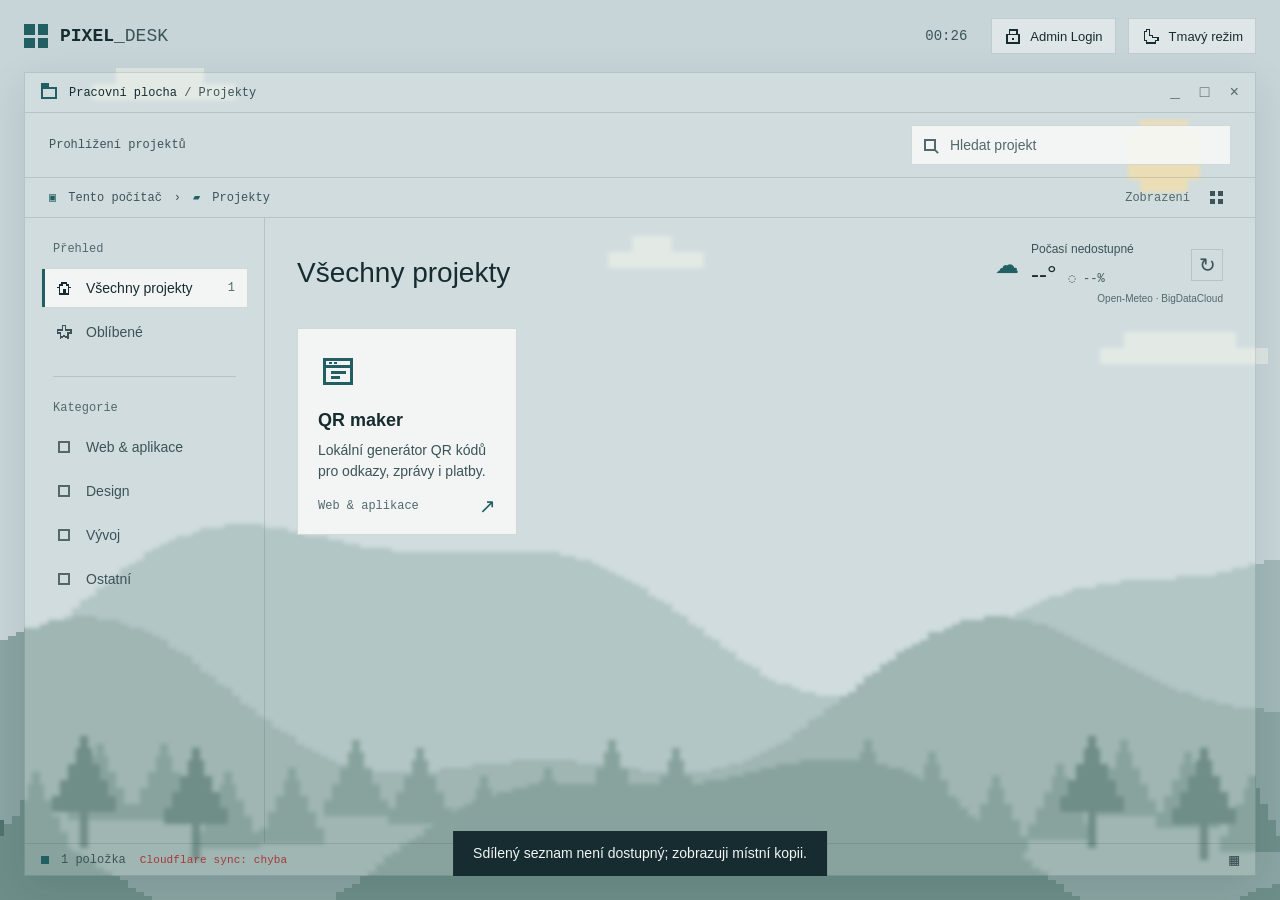
<file: index.html>
<!doctype html>
<html lang="cs">
<head>
  <meta charset="utf-8">
  <meta name="viewport" content="width=device-width, initial-scale=1">
  <meta name="theme-color" content="#e9edf2">
  <!-- After deploying admin-worker.js, set this to its public HTTPS URL. Never put credentials here. -->
  <meta name="pixel-desk-api" content="https://pixel-desk-admin.mrlugr1.workers.dev">
  <script>try{if(localStorage.getItem('pixel-desk-theme-v1')==='dark')document.documentElement.dataset.theme='dark'}catch{}</script>
  <title>Pixel Desk — rozcestník projektů</title>
  <!-- Zvyš verzi ?v= při každém vydání frontendových souborů; běžné obnovení tak stáhne novou kopii. -->
  <link rel="stylesheet" href="landing.css?v=20261108-6">
  <script src="script.js?v=20261108-6" defer></script>
</head>
<body>
  <canvas id="pixel-landscape" aria-hidden="true"></canvas>
  <canvas id="pixel-trail" aria-hidden="true"></canvas>
  <main class="desktop">
    <header class="topbar">
      <a class="brand" href="#home" aria-label="Pixel Desk, domů">
        <span class="brand-mark" aria-hidden="true"><i></i><i></i><i></i><i></i></span>
        <span>PIXEL<span class="brand-light">_DESK</span></span>
      </a>
      <div class="topbar-right"><span id="clock">--:--</span><button class="admin-toggle" id="admin-toggle" type="button" aria-label="Přihlášení správce"><span aria-hidden="true">▣</span> Admin Login</button><button class="theme-toggle" id="theme-toggle" type="button" aria-label="Přepnout na tmavý režim" title="Přepnout režim"><span class="theme-icon" aria-hidden="true">◐</span><span id="theme-label">Tmavý režim</span></button></div>
    </header>

    <section class="window" id="home" aria-label="Správce projektů">
      <div class="window-titlebar">
        <div class="window-title"><span class="tiny-folder" aria-hidden="true"></span><span>Pracovní plocha <span class="title-path">/ Projekty</span></span></div>
        <div class="window-controls" aria-hidden="true"><span>_</span><span>□</span><span class="control-close">×</span></div>
      </div>

      <div class="toolbar">
        <div class="toolbar-actions">
          <button class="add-button admin-only" id="open-add" type="button" hidden><span class="plus-icon" aria-hidden="true">+</span> Nový projekt</button>
          <span class="toolbar-hint" id="access-label">Prohlížení projektů</span>
        </div>
        <label class="search-box"><span class="search-icon" aria-hidden="true"></span><span class="sr-only">Hledat projekty</span><input id="search" type="search" placeholder="Hledat projekt" autocomplete="off"><kbd>⌕</kbd></label>
      </div>

      <div class="pathbar"><span class="path-computer" aria-hidden="true">▣</span><span>Tento počítač</span><span class="path-chevron">›</span><span class="path-folder" aria-hidden="true">▰</span><span id="path-current">Projekty</span><button class="folder-up" id="folder-up" type="button" hidden>↑ O úroveň výš</button><span class="path-spacer"></span><span class="view-label">Zobrazení</span><button class="view-toggle" id="view-toggle" type="button" aria-label="Přepnout zobrazení" title="Přepnout zobrazení"><span></span><span></span><span></span><span></span></button></div>

      <div class="content-area">
        <aside class="sidebar" aria-label="Navigace">
          <div class="side-heading">Přehled</div>
          <button class="nav-item active" data-filter="all" type="button"><span class="nav-pixel" data-pixel-icon="home" aria-hidden="true"></span> Všechny projekty <span class="nav-count" id="all-count">0</span></button>
          <button class="nav-item" data-filter="favorite" type="button"><span class="nav-pixel" data-pixel-icon="star" aria-hidden="true"></span> Oblíbené</button>
          <div class="side-divider"></div>
          <div class="side-heading categories-heading">Kategorie</div>
          <button class="nav-item category-link" data-filter="web" type="button"><span class="category-dot dot-blue"></span> Web &amp; aplikace</button>
          <button class="nav-item category-link" data-filter="design" type="button"><span class="category-dot dot-pink"></span> Design</button>
          <button class="nav-item category-link" data-filter="code" type="button"><span class="category-dot dot-green"></span> Vývoj</button>
          <button class="nav-item category-link" data-filter="other" type="button"><span class="category-dot dot-yellow"></span> Ostatní</button>
          
        </aside>

        <section class="projects-pane" aria-labelledby="pane-heading">
          <div class="pane-heading-row"><div><h1 id="pane-heading">Všechny projekty</h1></div><div class="pane-heading-tools"><section class="weather-widget" aria-label="Aktuální počasí"><div class="weather-symbol" id="weather-symbol" aria-hidden="true">☀</div><div class="weather-main"><div class="weather-place" id="weather-place">Zjišťuji polohu…</div><div class="weather-reading"><strong id="weather-temperature">--°</strong><span class="weather-humidity"><span aria-hidden="true">◌</span> <span id="weather-humidity">--%</span></span></div></div><button class="weather-refresh" id="weather-refresh" type="button" aria-label="Obnovit počasí a polohu" title="Obnovit počasí a polohu">↻</button><span class="weather-source"><a href="https://open-meteo.com/" target="_blank" rel="noreferrer">Open-Meteo</a> · <a href="https://www.bigdatacloud.com/" target="_blank" rel="noreferrer">BigDataCloud</a></span></section></div></div>
          <div class="project-grid" id="project-grid" aria-live="polite"></div>
          <div class="empty-state" id="empty-state" hidden><div class="empty-icon">▧</div><h2 id="empty-title">Žádné projekty</h2><p id="empty-copy">Správce může přidat nový projekt.</p><button class="text-button admin-only" id="empty-add" type="button" hidden>＋ Přidat projekt</button></div>
          <span id="bottom-count" class="sr-only">0 položek</span>
        </section>
      </div>
      <footer class="statusbar"><span class="status-square"></span><span id="status-count">0 položek</span><span class="sync-status" id="sync-status" role="status" aria-live="polite">Cloudflare sync: čeká…</span><span class="status-spacer"></span><span class="status-grid" aria-hidden="true">▦</span></footer>
    </section>
    
  </main>

  <dialog class="project-dialog" id="project-dialog" aria-labelledby="dialog-title">
    <form id="project-form">
      <div class="dialog-titlebar"><span class="dialog-folder" aria-hidden="true">▰</span><span id="dialog-title">Nový projekt</span><button class="dialog-x" id="close-dialog" type="button" aria-label="Zavřít">×</button></div>
      <div class="dialog-body">
        <label class="field-label" for="project-name">Název projektu <span>*</span></label><input class="field-input" id="project-name" name="name" type="text" maxlength="48" placeholder="Např. Můj nový web" required>
        <input id="project-id" name="id" type="hidden"><input id="project-icon-url" name="iconUrl" type="hidden">
        <label class="field-label" for="project-url">Odkaz nebo cesta <span>*</span></label><input class="field-input" id="project-url" name="url" type="text" placeholder="https://... nebo lokální cesta" required>
        <div class="favicon-row"><span class="favicon-preview" id="project-favicon-preview" aria-hidden="true">▧</span><button class="cancel-button favicon-button" id="load-favicon" type="button">Načíst faviconu z webu</button><span class="favicon-status" id="favicon-status" aria-live="polite">Výchozí pixelová ikona</span></div>
        <label class="field-label" for="project-description">Popis <span class="optional">Volitelné</span></label><textarea class="field-input field-textarea" id="project-description" name="description" maxlength="110" rows="2" placeholder="O čem projekt je?"></textarea>
        <label class="field-label" for="project-category">Ikona / kategorie</label><div class="category-select-wrap"><span class="select-emoji" id="select-emoji">▧</span><select class="field-input category-select" id="project-category" name="category"><option value="web">Web &amp; aplikace</option><option value="design">Design</option><option value="code">Vývoj</option><option value="other">Ostatní</option></select><span class="select-chevron">▾</span></div>
        <label class="favorite-check"><input type="checkbox" id="project-favorite" name="favorite"><span class="fake-check">✓</span><span>Přidat mezi oblíbené <span class="check-star">★</span></span></label>
      </div>
      <div class="dialog-footer"><button class="cancel-button" id="cancel-dialog" type="button">Zrušit</button><button class="save-button" type="submit"><span>＋</span> <span id="save-project-label">Uložit projekt</span></button></div>
    </form>
  </dialog>
  <dialog class="project-dialog confirm-dialog" id="admin-confirm-dialog" aria-labelledby="confirm-title">
    <div class="dialog-titlebar"><span class="dialog-folder" aria-hidden="true">▣</span><span id="confirm-title">Potvrdit změnu</span><button class="dialog-x" id="close-confirm" type="button" aria-label="Zavřít">×</button></div>
    <div class="dialog-body"><p class="dialog-intro" id="confirm-message">Opravdu chceš změnu uložit do sdíleného seznamu?</p></div>
    <div class="dialog-footer"><button class="cancel-button" id="cancel-confirm" type="button">Zrušit</button><button class="save-button" id="accept-confirm" type="button">Potvrdit a uložit</button></div>
  </dialog>
  <dialog class="project-dialog admin-dialog" id="admin-dialog" aria-labelledby="admin-title">
    <form id="admin-login-form">
      <div class="dialog-titlebar"><span class="dialog-folder" aria-hidden="true">▣</span><span id="admin-title">Přihlášení správce</span><button class="dialog-x" id="close-admin-dialog" type="button" aria-label="Zavřít">×</button></div>
      <div class="dialog-body"><p class="dialog-intro">Přihlas se pro přidávání a úpravy projektů.</p>
        <label class="field-label" for="admin-password">Heslo správce</label><input class="field-input" id="admin-password" name="password" type="password" autocomplete="current-password" required>
        <p class="admin-login-status" id="admin-login-status" role="alert" aria-live="polite"></p>
      </div>
      <div class="dialog-footer"><button class="cancel-button" id="cancel-admin-login" type="button">Zrušit</button><button class="save-button" type="submit">Přihlásit</button></div>
    </form>
  </dialog>
  <dialog class="terminal-dialog" id="project-source-dialog" aria-labelledby="terminal-title">
    <div class="terminal-titlebar"><span class="terminal-mark" aria-hidden="true">⌘</span><span id="terminal-title">Zdrojový soubor projektu</span><button class="dialog-x" id="close-terminal" type="button" aria-label="Zavřít náhled">×</button></div>
    <div class="terminal-body"><div class="terminal-project-path" id="terminal-project-path">web\Projects</div><p class="terminal-safety">Prohlížeč zdrojového kódu Pythonu · pouze pro čtení.</p><div class="source-actions"><label class="source-file-label">Otevřít .py soubor<input id="project-source-file" type="file" accept=".py,text/x-python"></label></div><pre class="terminal-output source-output" id="project-source" tabindex="0" aria-label="Zdrojový kód projektu" aria-live="polite">Vyber Python projekt nebo otevři .py soubor z disku.</pre><div class="terminal-status" id="project-source-status">Čekám na zdrojový soubor.</div></div>
    <div class="terminal-footer"><button class="cancel-button" id="cancel-terminal" type="button">Zavřít</button></div>
  </dialog>

  <div class="toast" id="toast" role="status" aria-live="polite"></div>

</body>
</html>
</file>
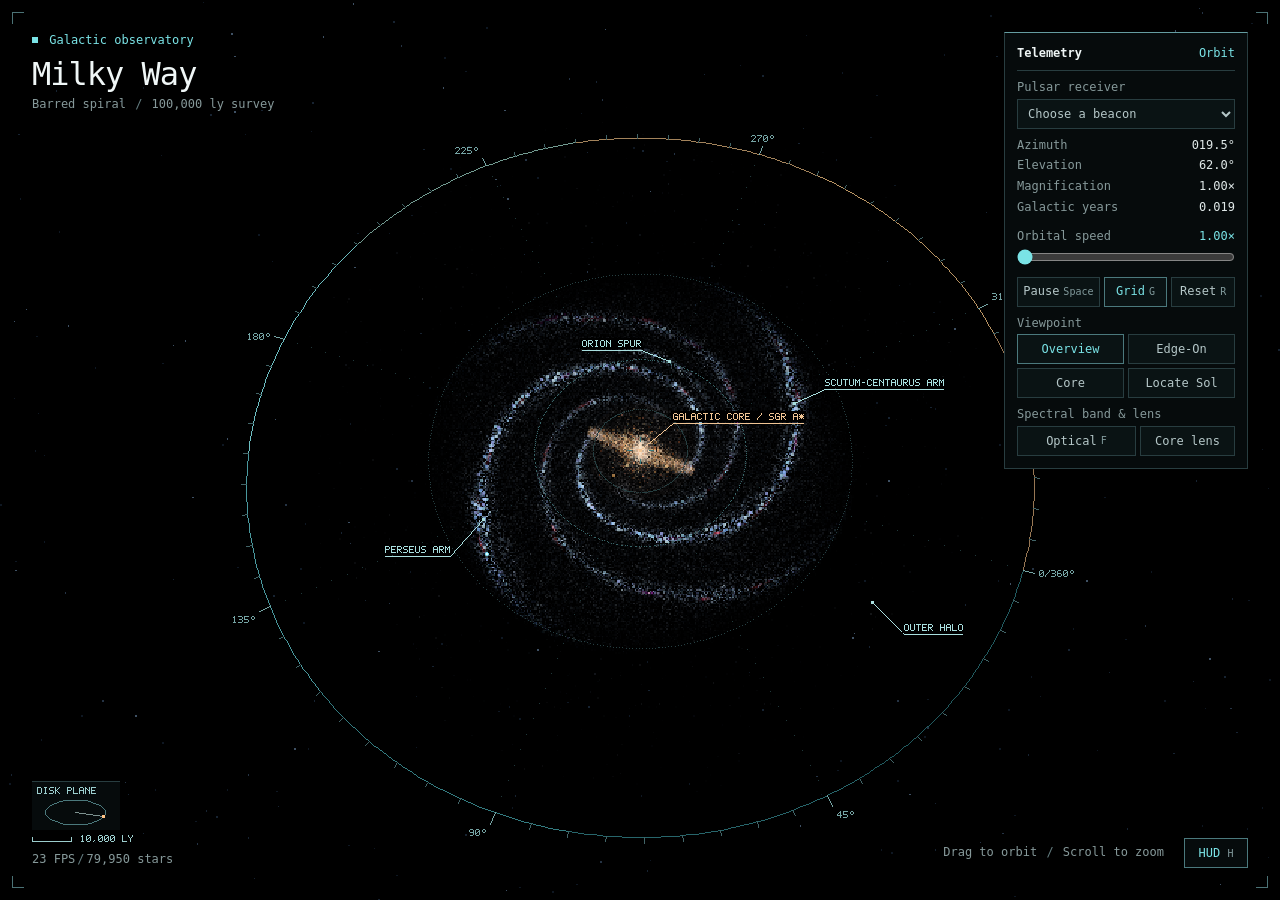
<file: galaxy/index.html>
<!doctype html>
<html lang="en">
<head>
  <meta charset="utf-8">
  <meta name="viewport" content="width=device-width, initial-scale=1">
  <meta name="description" content="An interactive pixel-art observatory for the Milky Way.">
  <title>Milky Way Observatory</title>
  <link rel="icon" href="data:,">
  <link rel="stylesheet" href="./style.css">
  <script src="./js/galaxyEngine.js" defer></script>
  <script src="./js/observatoryEffects.js" defer></script>
  <script src="./js/hudRenderer.js" defer></script>
  <script src="./js/main.js" defer></script>
</head>
<body>
  <main id="observatory" aria-label="Milky Way Observatory">
    <canvas id="galaxy" tabindex="0" aria-label="Milky Way simulation" aria-describedby="camera-help"></canvas>
    <canvas id="astrometry" aria-hidden="true"></canvas>

    <header id="identity">
      <div class="eyebrow"><span class="square"></span> Galactic observatory</div>
      <h1>Milky Way</h1>
      <p>Barred spiral <span class="separator">/</span> 100,000 ly survey</p>
    </header>

    <section id="telemetry" aria-label="Camera and simulation controls">
      <div class="panel-heading">
        <h2>Telemetry</h2>
        <span id="mode">Orbit</span>
      </div>
      <fieldset id="receiver">
        <legend><label for="pulsar">Pulsar receiver</label></legend>
        <select id="pulsar">
          <option value="">Choose a beacon</option>
        </select>
        <div id="signal" hidden>
          <div class="trace-caption" aria-hidden="true"><span>Pulse signal</span><span>2 s</span></div>
          <canvas id="pulse-trace" width="180" height="44" role="img"
            aria-label="Live plot of the simulated pulse signal over two seconds"></canvas>
          <dl class="signal-readout" aria-live="polite">
            <div><dt>Frequency</dt><dd id="signal-hz"></dd></div>
            <div><dt>Period</dt><dd id="signal-period"></dd></div>
          </dl>
        </div>
      </fieldset>
      <dl class="readouts">
        <div><dt>Azimuth</dt><dd id="yaw">000.0°</dd></div>
        <div><dt>Elevation</dt><dd id="pitch">62.0°</dd></div>
        <div><dt>Magnification</dt><dd id="zoom">1.00×</dd></div>
        <div><dt>Galactic years</dt><dd id="epoch">0.000</dd></div>
      </dl>
      <label class="rate-label" for="rate">Orbital speed <output id="rate-value" for="rate">1.00×</output></label>
      <input id="rate" type="range" min="1" max="10" step="0.25" value="1">
      <div class="controls">
        <button id="play" type="button" aria-keyshortcuts="Space"><span id="play-label">Pause</span><kbd>Space</kbd></button>
        <button id="grid" type="button" aria-pressed="true" aria-keyshortcuts="G">Grid <kbd>G</kbd></button>
        <button id="reset" type="button" aria-keyshortcuts="R">Reset <kbd>R</kbd></button>
      </div>
      <fieldset>
        <legend>Viewpoint</legend>
        <div class="controls pairs" id="viewpoints">
          <button type="button" data-view="overview" aria-pressed="true">Overview</button>
          <button type="button" data-view="edge" aria-pressed="false">Edge-On</button>
          <button type="button" data-view="core" aria-pressed="false">Core</button>
          <button id="sol" type="button" data-view="sol" aria-pressed="false"
            title="Track the Solar System in the Orion Spur">Locate Sol</button>
        </div>
      </fieldset>
      <fieldset>
        <legend>Spectral band &amp; lens</legend>
        <div class="controls pairs filters">
          <button id="spectrum" type="button" aria-keyshortcuts="F"
            title="Cycle spectral band"><span id="band" aria-live="polite">Optical</span><kbd>F</kbd></button>
          <button id="lens" type="button" aria-pressed="false" title="Emphasize gravitational lensing">Core lens</button>
        </div>
      </fieldset>
    </section>

    <div id="survey" aria-hidden="true"><span id="fps">-- FPS</span><span class="separator">/</span><span id="star-count"></span></div>
    <p id="camera-help"><span class="pointer-help">Drag to orbit <span class="separator">/</span> Scroll to zoom</span><span class="touch-help">Drag to orbit <span class="separator">/</span> Pinch to zoom</span></p>
    <button id="hud-toggle" type="button" aria-pressed="true" aria-label="Show telemetry HUD" aria-keyshortcuts="H">HUD <kbd>H</kbd></button>
    <p id="status" hidden></p>
    <noscript><p class="status">Enable JavaScript to open the observatory.</p></noscript>
  </main>
</body>
</html>
</file>
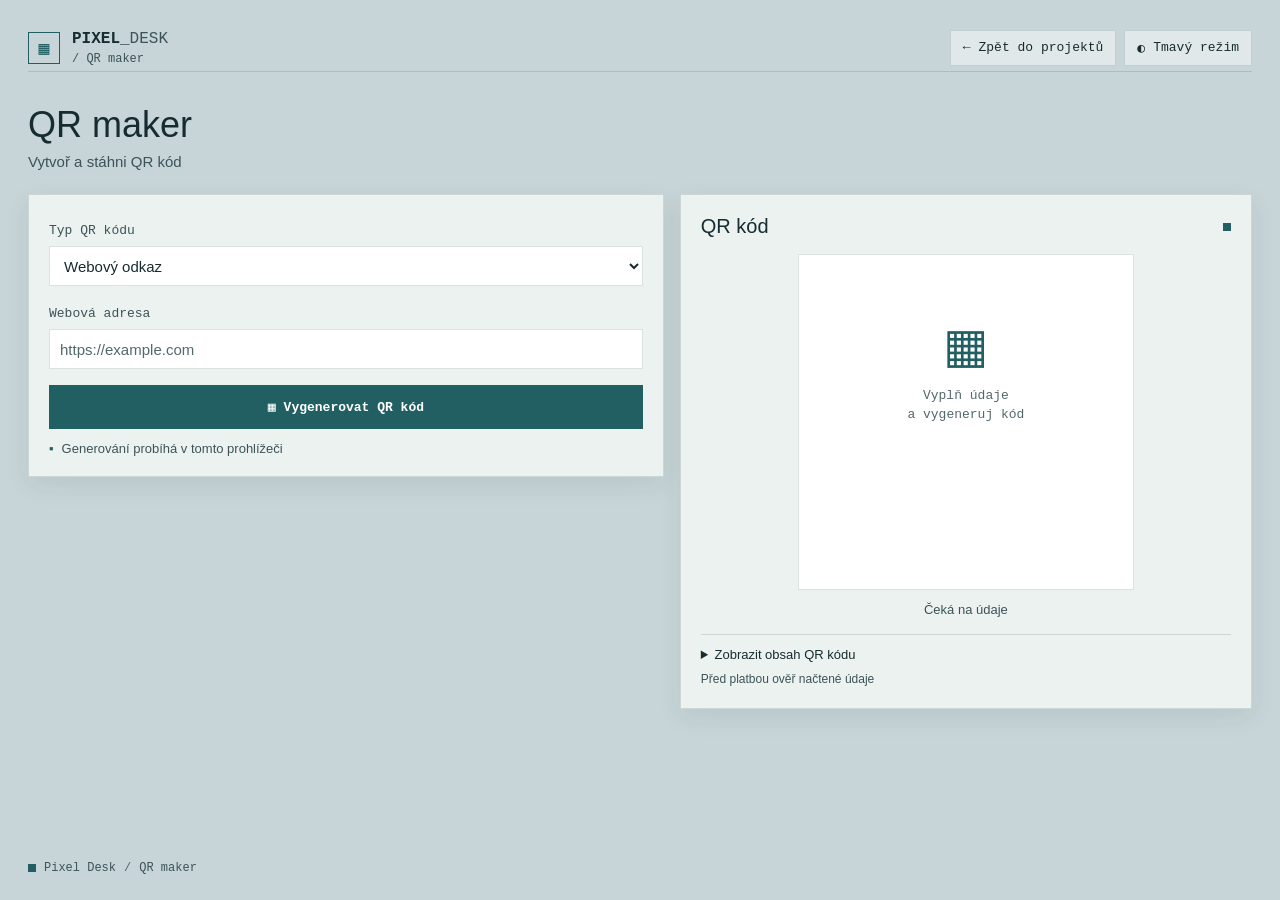
<file: QR_maker/index.html>
<!doctype html>
<html lang="cs">
<head>
  <meta charset="utf-8">
  <meta name="viewport" content="width=device-width, initial-scale=1">
  <meta name="theme-color" content="#e9edf2">
  <script>try{if(localStorage.getItem('pixel-desk-theme-v1')==='dark')document.documentElement.dataset.theme='dark'}catch{}</script>
  <title>QR maker — Pixel Desk</title>
  <!-- Zvyš verzi ?v= při každém vydání frontendových souborů; běžné obnovení tak stáhne novou kopii. -->
  <link rel="stylesheet" href="../landing.css?v=20261108-6">
  <link rel="stylesheet" href="qr-maker.css?v=20261108-1">
  <script src="qrcode.min.js?v=20261014-7" defer></script>
  <script src="qr-maker.js?v=20261108-1" defer></script>
</head>
<body>
  <main class="qr-shell">
    <header class="qr-topbar">
      <a class="qr-brand" href="../index.html"><span class="qr-brand-mark" aria-hidden="true">▦</span><span>PIXEL<span>_DESK</span><small>/ QR maker</small></span></a>
      <div class="qr-top-actions">
      <a class="qr-button qr-back" href="../index.html"><span aria-hidden="true">←</span> Zpět do projektů</a>
        <button class="qr-button" id="theme-toggle" type="button"><span id="theme-icon" aria-hidden="true">◐</span> <span id="theme-label">Tmavý režim</span></button>
      </div>
    </header>

    <section class="qr-heading"><h1>QR maker</h1><p>Vytvoř a stáhni QR kód</p></section>

    <section class="qr-workspace" aria-label="Generátor QR kódů">
      <form class="qr-card qr-form" id="qr-form">
        <label class="qr-label" for="qr-mode">Typ QR kódu</label>
        <select class="qr-input" id="qr-mode" name="mode">
          <option value="url">Webový odkaz</option>
          <option value="email">E-mail</option>
          <option value="sms">SMS zpráva</option>
          <option value="text">Prostý text</option>
          <option value="payment">QR platba</option>
        </select>

        <section class="qr-fields" data-mode-panel="url">
          <label class="qr-label" for="url-value">Webová adresa</label>
          <input class="qr-input" id="url-value" type="text" inputmode="url" placeholder="https://example.com" autocomplete="url" required>
        </section>

        <section class="qr-fields" data-mode-panel="email" hidden>
          <label class="qr-label" for="email-address">E-mailová adresa</label>
          <input class="qr-input" id="email-address" type="email" placeholder="jmeno@example.cz" autocomplete="email" required>
          <label class="qr-label" for="email-subject">Předmět <span>(volitelný)</span></label>
          <input class="qr-input" id="email-subject" type="text" maxlength="120" placeholder="Předmět zprávy">
          <label class="qr-label" for="email-body">Text zprávy <span>(volitelný)</span></label>
          <textarea class="qr-input qr-textarea" id="email-body" maxlength="1000" rows="4" placeholder="Dobrý den,"></textarea>
        </section>

        <section class="qr-fields" data-mode-panel="sms" hidden>
          <label class="qr-label" for="sms-country">Mezinárodní předvolba</label>
          <select class="qr-input" id="sms-country">
            <option value="+420">Česko +420</option><option value="+421">Slovensko +421</option>
            <option value="+49">Německo +49</option><option value="+43">Rakousko +43</option>
            <option value="+1">USA / Kanada +1</option><option value="custom">Jiná předvolba…</option>
          </select>
          <input class="qr-input" id="sms-custom-country" type="text" inputmode="tel" maxlength="5" placeholder="Např. +44" aria-label="Vlastní mezinárodní předvolba" hidden disabled>
          <label class="qr-label" for="sms-phone">Telefonní číslo</label>
          <input class="qr-input" id="sms-phone" type="tel" inputmode="tel" maxlength="20" placeholder="777 123 456" required>
          <label class="qr-label" for="sms-body">Text zprávy</label>
          <textarea class="qr-input qr-textarea" id="sms-body" maxlength="500" rows="3" placeholder="Text předvyplněné SMS"></textarea>
        </section>

        <section class="qr-fields" data-mode-panel="text" hidden>
          <label class="qr-label" for="plain-text">Text nebo data</label>
          <textarea class="qr-input qr-textarea" id="plain-text" maxlength="2500" rows="7" placeholder="Napiš libovolný text…" required></textarea>
        </section>

        <section class="qr-fields" data-mode-panel="payment" hidden>
          <p class="qr-warning" role="note"><span aria-hidden="true">!</span> Generátor plateb je v testovacím režimu. Výsledek před odesláním ověř.</p>
          <p class="qr-help">Účet zadej jako <code>číslo</code> nebo <code>předčíslí-číslo</code>. QR obsahuje standardní český platební formát SPAYD.</p>
          <label class="qr-label" for="pay-account">Číslo účtu</label>
          <input class="qr-input" id="pay-account" type="text" inputmode="numeric" maxlength="17" placeholder="19-2000145399" required>
          <label class="qr-label" for="pay-bank">Banka / kód banky</label>
          <select class="qr-input" id="pay-bank">
            <option value="0100">Komerční banka · 0100</option><option value="0300">ČSOB · 0300</option>
            <option value="0600">MONETA Money Bank · 0600</option><option value="0800" selected>Česká spořitelna · 0800</option>
            <option value="2010">Fio banka · 2010</option><option value="2700">UniCredit Bank · 2700</option>
            <option value="5500">Raiffeisenbank · 5500</option><option value="6210">mBank · 6210</option>
            <option value="other">Jiný kód…</option>
          </select>
          <input class="qr-input" id="pay-bank-custom" type="text" inputmode="numeric" maxlength="4" placeholder="Čtyřmístný kód banky" aria-label="Vlastní kód banky" hidden disabled>
          <label class="qr-label" for="pay-currency">Měna platby</label>
          <select class="qr-input" id="pay-currency" name="currency">
            <option value="CZK" selected>CZK · Česká koruna</option>
            <option value="EUR">EUR · Euro</option>
            <option value="USD">USD · Americký dolar</option>
            <option value="GBP">GBP · Britská libra</option>
            <option value="PLN">PLN · Polský zlotý</option>
          </select>
          <label class="qr-label" for="pay-amount">Částka <span>(volitelná)</span></label>
          <input class="qr-input" id="pay-amount" type="number" min="0.01" max="9999999.99" step="0.01" placeholder="250.00">
          <label class="qr-label" for="pay-message">Zpráva pro příjemce <span>(volitelná, max. 60 znaků)</span></label>
          <input class="qr-input" id="pay-message" type="text" maxlength="60" placeholder="Např. Platba za objednávku">
          <label class="qr-label" for="pay-recipient">Jméno příjemce <span>(volitelné, max. 35 znaků)</span></label>
          <input class="qr-input" id="pay-recipient" type="text" maxlength="35" placeholder="Např. Jan Novák">
          <label class="qr-label" for="pay-vs">Variabilní symbol <span>(volitelný)</span></label>
          <input class="qr-input" id="pay-vs" type="text" inputmode="numeric" pattern="[0-9]{1,10}" maxlength="10" placeholder="1234567890" autocomplete="off">
        </section>

        <button class="qr-button qr-generate" type="submit"><span aria-hidden="true">▦</span> Vygenerovat QR kód</button>
        <p class="qr-privacy"><span aria-hidden="true">▪</span> Generování probíhá v tomto prohlížeči</p>
      </form>

      <section class="qr-card qr-result" aria-labelledby="result-heading">
        <div class="qr-result-head"><h2 id="result-heading">QR kód</h2><span class="qr-live-dot" aria-hidden="true"></span></div>
        <div class="qr-preview" id="qr-preview"><div class="qr-placeholder" id="qr-placeholder"><span aria-hidden="true">▦</span><p>Vyplň údaje<br>a vygeneruj kód</p></div><div id="qr-canvas" aria-label="Vygenerovaný QR kód"></div></div>
        <p class="qr-status" id="qr-status" role="status" aria-live="polite">Čeká na údaje</p>
        <a class="qr-button qr-download" id="qr-download" href="#" download="qr-kod.png" hidden>↓ Stáhnout PNG</a>
        <details class="qr-data"><summary>Zobrazit obsah QR kódu</summary><pre id="qr-payload">Zatím žádný kód.</pre></details>
        <p class="qr-footnote">Před platbou ověř načtené údaje</p>
      </section>
    </section>
    <footer class="qr-footer"><span class="qr-footer-square"></span> Pixel Desk <span>/</span> QR maker</footer>
  </main>
</body>
</html>
</file>
<file: landing.css>
/* Pixel Desk: a quiet explorer over a layered pixel landscape.
   Design pass guided by unslop, Damir Sokolovsky (https://heydamir.design/unslop), CC BY 4.0.
   Parallax, square corners and 20% glass fill are intentional project requirements. */
:root {
  color-scheme: light;
  font-family: 'Trebuchet MS', Arial, sans-serif;
  font-synthesis: none;
  --mono: 'Lucida Console', 'Courier New', monospace;
  --ink: #172c30;
  --secondary: #3c5357;
  --muted: #53686c;
  --line: #18373c26;
  --accent: #225f63;
  --on-accent: #fff;
  --surface: #f1f5f3;
  --raised: #fff;
  --glass-rgb: 245 248 246;
  --card: rgb(245 248 246 / .9);
  --hover: #e1eae6;
  --danger: #a73939;
  --ease: cubic-bezier(.22,1,.36,1);
  color: var(--ink);
  background: #c7d5d8;
}
:root[data-theme='dark'] {
  color-scheme: dark;
  --ink: #edf3ee;
  --secondary: #c6d5cf;
  --muted: #b2c4bd;
  --line: #e6f4ec26;
  --accent: #b7d8c9;
  --on-accent: #142c28;
  --surface: #1a2b2f;
  --raised: #26393d;
  --glass-rgb: 18 30 34;
  --card: rgb(23 39 43 / .93);
  --hover: #30464a;
  --danger: #f1a9a9;
  background: #101e26;
}
* { box-sizing: border-box; }
body { margin: 0; min-width: 320px; color: var(--ink); }
button, input, textarea, select { font: inherit; }
button, a, input, textarea, select { -webkit-tap-highlight-color: transparent; }
button { color: inherit; cursor: pointer; }
button:disabled { cursor: wait; opacity: .55; }
button, input, textarea, select, dialog { border-radius: 0; }
button { transition: background-color 160ms var(--ease), border-color 160ms var(--ease), color 160ms var(--ease); }
button:focus-visible, a:focus-visible, .project-card:focus-visible, .source-file-label:focus-within { outline: 2px solid var(--accent); outline-offset: 4px; }
[hidden], .admin-only[hidden] { display: none !important; }
#pixel-landscape, #pixel-trail { position: fixed; inset: 0; width: 100%; height: 100%; pointer-events: none; image-rendering: pixelated; }
#pixel-landscape { z-index: 0; }
#pixel-trail { z-index: 10; }
.desktop { position: relative; z-index: 1; width: 100%; height: 100vh; height: 100dvh; display: flex; flex-direction: column; gap: 16px; padding: 16px 24px 24px; }
.topbar { flex: 0 0 40px; display: flex; align-items: center; justify-content: space-between; gap: 16px; }
.brand { display: flex; align-items: center; gap: 12px; font: 600 18px var(--mono); color: var(--ink); text-decoration: none; }
.brand-light { font-weight: 400; color: var(--secondary); }
.brand-mark { width: 24px; height: 24px; display: grid; grid-template-columns: repeat(2,1fr); gap: 3px; }
.brand-mark i { background: var(--accent); }
.topbar-right { display: flex; align-items: center; gap: 12px; }
#clock { font: 14px var(--mono); font-variant-numeric: tabular-nums; color: var(--secondary); margin-right: 12px; }
.admin-toggle, .theme-toggle { min-height: 36px; display: inline-flex; align-items: center; gap: 8px; padding: 0 12px; font-size: 13px; border: 1px solid var(--line); background: rgb(var(--glass-rgb) / .5); }
.admin-toggle:hover, .theme-toggle:hover { background: var(--hover); }
.theme-icon, .nav-pixel { display: inline-flex; align-items: center; justify-content: center; width: 20px; flex: 0 0 20px; }
.pixel-icon { display: block; width: 24px; height: 24px; color: inherit; shape-rendering: crispEdges; }
.nav-pixel .pixel-icon, .theme-icon .pixel-icon, .admin-toggle .pixel-icon { width: 18px; height: 18px; }
/* Exactly 20% background opacity. Text/children retain opacity:1. */
.window { flex: 1; min-height: 0; display: flex; flex-direction: column; background: rgb(var(--glass-rgb) / .20); border: 1px solid var(--line); box-shadow: 0 12px 40px #081d221a; backdrop-filter: blur(2px); -webkit-backdrop-filter: blur(2px); overflow: hidden; }
.window-titlebar { flex: 0 0 40px; padding: 0 16px; display: flex; align-items: center; justify-content: space-between; border-bottom: 1px solid var(--line); font: 12px var(--mono); }
.window-title { display: flex; align-items: center; gap: 12px; }
.title-path { color: var(--secondary); }
.tiny-folder { position: relative; width: 16px; height: 12px; display: inline-block; border: 2px solid var(--accent); }
.tiny-folder::before { content: ''; position: absolute; left: -2px; top: -6px; width: 8px; height: 4px; background: var(--accent); }
.window-controls { display: flex; gap: 20px; color: var(--muted); font: 16px var(--mono); }
.toolbar { flex: 0 0 64px; display: flex; align-items: center; justify-content: space-between; gap: 16px; padding: 12px 24px; border-bottom: 1px solid var(--line); }
.toolbar-actions { display: flex; align-items: center; gap: 16px; }
.toolbar-hint { font: 12px var(--mono); color: var(--secondary); }
.add-button, .save-button { display: inline-flex; align-items: center; justify-content: center; gap: 8px; min-height: 40px; padding: 8px 16px; background: var(--accent); color: var(--on-accent); border: 1px solid var(--accent); font-size: 14px; font-weight: 600; }
.add-button:hover, .save-button:hover { filter: brightness(.92); }
.plus-icon { font: 20px var(--mono); }
.search-box { width: min(320px,50%); height: 40px; display: flex; align-items: center; gap: 12px; padding: 0 12px; background: var(--card); border: 1px solid var(--line); }
.search-box:focus-within { outline: 2px solid var(--accent); outline-offset: 2px; }
.search-icon { width: 12px; height: 12px; border: 2px solid var(--muted); position: relative; flex: 0 0 12px; }
.search-icon::after { content: ''; width: 6px; height: 2px; background: var(--muted); position: absolute; right: -5px; bottom: -3px; transform: rotate(45deg); }
.search-box input { min-width: 0; width: 100%; border: 0; outline: 0; background: transparent; color: var(--ink); font-size: 14px; }
.search-box input::placeholder { color: var(--muted); }
.search-box kbd { display: none; }
.pathbar { flex: 0 0 40px; display: flex; align-items: center; gap: 12px; padding: 0 24px; border-bottom: 1px solid var(--line); color: var(--secondary); font: 12px var(--mono); }
.path-folder, .path-computer { color: var(--accent); }
.path-spacer { flex: 1; }
.view-label { color: var(--muted); }
.view-toggle { display: grid; grid-template-columns: repeat(2,5px); gap: 3px; padding: 8px; border: 0; background: transparent; }
.view-toggle span { width: 5px; height: 5px; background: var(--secondary); }
.folder-up { min-height: 32px; border: 0; background: transparent; color: var(--accent); font-size: 12px; }
.content-area { flex: 1; min-height: 0; display: grid; grid-template-columns: 240px minmax(0,1fr); }
.sidebar { min-height: 0; overflow-y: auto; padding: 24px 16px; border-right: 1px solid var(--line); }
.side-heading { font: 12px var(--mono); color: var(--muted); margin: 0 12px 12px; }
.nav-item { display: flex; width: 100%; min-height: 40px; align-items: center; gap: 12px; margin-bottom: 4px; padding: 8px 12px; border: 1px solid transparent; background: transparent; text-align: left; font-size: 14px; color: var(--secondary); }
.nav-item:hover { background: rgb(var(--glass-rgb) / .3); }
.nav-item.active { background: var(--card); border-color: var(--line); color: var(--ink); box-shadow: inset 3px 0 var(--accent); }
.nav-count { margin-left: auto; color: var(--muted); font: 12px var(--mono); font-variant-numeric: tabular-nums; }
.side-divider { height: 1px; background: var(--line); margin: 24px 12px; }
.category-dot { width: 12px; height: 12px; border: 2px solid currentColor; margin: 0 4px; color: var(--muted); }
.projects-pane { padding: 24px 32px 32px; min-width: 0; min-height: 0; overflow-y: auto; }
.pane-heading-row { display: flex; align-items: center; justify-content: space-between; gap: 24px; margin-bottom: 24px; }
.pane-heading-row h1 { margin: 0; font-size: 28px; line-height: 1.2; font-weight: 500; }
.pane-heading-tools { display: flex; align-items: center; }
.project-grid { display: grid; grid-template-columns: repeat(auto-fill,minmax(208px,1fr)); gap: 16px; }
.project-card { position: relative; min-width: 0; min-height: 204px; padding: 20px; background: var(--card); border: 1px solid var(--line); cursor: pointer; transition: background-color 160ms var(--ease), border-color 160ms var(--ease); }
.project-card:hover { border-color: var(--accent); background: var(--surface); }
.card-top { display: flex; align-items: center; justify-content: space-between; min-height: 44px; margin-bottom: 16px; }
.project-icon { display: grid; place-items: center; width: 40px; height: 40px; color: var(--accent); }
.project-icon .pixel-icon { width: 36px; height: 36px; }
.project-icon img { max-width: 32px; max-height: 32px; object-fit: contain; image-rendering: pixelated; }
.project-favorite { font-size: 16px; color: var(--accent); align-self: flex-start; }
.project-name { margin: 0 0 8px; font-size: 18px; line-height: 1.3; font-weight: 600; overflow-wrap: anywhere; }
.project-description { margin: 0 0 32px; color: var(--secondary); font-size: 14px; line-height: 1.5; overflow-wrap: anywhere; }
.card-footer { display: flex; align-items: center; justify-content: space-between; position: absolute; bottom: 16px; left: 20px; right: 20px; color: var(--muted); }
.card-category { font: 12px var(--mono); }
.card-open { color: var(--accent); font-size: 20px; }
.card-actions { display: flex; gap: 8px; position: relative; z-index: 1; margin-top: 16px; }
.card-actions button { min-height: 32px; padding: 4px 8px; background: var(--surface); border: 1px solid var(--line); font-size: 12px; }
.card-actions button:hover { background: var(--hover); }
.card-delete { color: var(--danger); }
body:not([data-admin-mode='true']) .admin-only { display: none !important; }
body[data-admin-mode='true'] .project-card { padding-bottom: 52px; }
body[data-admin-mode='true'] .project-description { margin-bottom: 16px; }
.empty-state { padding: 48px 16px; text-align: center; }
.empty-icon { font: 32px var(--mono); color: var(--muted); }
.empty-state h2 { font-size: 20px; font-weight: 500; }
.empty-state p { font-size: 14px; color: var(--secondary); }
.text-button { background: transparent; color: var(--accent); border: 0; padding: 12px; }
.list-view .project-grid { grid-template-columns: 1fr; gap: 8px; }
.list-view .project-card { min-height: 104px; padding: 16px 156px 16px 80px; }
.list-view .card-top { position: absolute; left: 20px; top: 24px; }
.list-view .project-description { margin-bottom: 0; }
.list-view .card-footer { left: auto; right: 20px; top: 24px; bottom: auto; gap: 16px; }
.list-view .project-favorite { position: absolute; left: -12px; top: -12px; }
.statusbar { flex: 0 0 32px; display: flex; align-items: center; gap: 12px; padding: 0 16px; border-top: 1px solid var(--line); color: var(--secondary); font: 12px var(--mono); }
.status-square { width: 8px; height: 8px; background: var(--accent); }
.status-spacer { flex: 1; }
.status-grid { font-size: 16px; }
.weather-widget { display: grid; position: relative; grid-template-columns: 24px 1fr 32px; align-items: center; gap: 12px; padding: 0 0 16px; color: var(--secondary); min-width: 228px; }
.weather-symbol { color: var(--accent); font-size: 24px; }
.weather-place { font-size: 12px; max-width: 180px; white-space: nowrap; overflow: hidden; text-overflow: ellipsis; }
.weather-reading { display: flex; align-items: baseline; gap: 12px; margin-top: 4px; font-variant-numeric: tabular-nums; }
.weather-reading strong { font-size: 24px; font-weight: 500; color: var(--ink); }
.weather-humidity { font: 12px var(--mono); }
.weather-refresh { background: transparent; border: 1px solid var(--line); width: 32px; height: 32px; font-size: 20px; }
.weather-refresh:hover { background: var(--hover); }
.weather-source { position: absolute; right: 0; bottom: 0; font-size: 10px; color: var(--muted); }
.weather-source a { color: inherit; text-decoration: none; }
.weather-source a:hover { text-decoration: underline; }
.project-dialog, .terminal-dialog { width: min(480px,calc(100vw - 32px)); max-height: calc(100dvh - 32px); padding: 0; background: var(--surface); color: var(--ink); border: 1px solid var(--line); box-shadow: 0 16px 64px #0004; }
.project-dialog::backdrop, .terminal-dialog::backdrop { background: #0c202a88; backdrop-filter: blur(4px); }
.dialog-titlebar, .terminal-titlebar { display: flex; align-items: center; gap: 12px; min-height: 48px; padding: 8px 16px; border-bottom: 1px solid var(--line); font: 14px var(--mono); }
.dialog-folder, .terminal-mark { color: var(--accent); }
.dialog-x { margin-left: auto; width: 32px; height: 32px; padding: 0; border: 0; background: transparent; font-size: 24px; }
.dialog-x:hover { background: var(--hover); }
.dialog-body { padding: 24px; }
.dialog-intro { font-size: 14px; color: var(--secondary); margin: 0 0 20px; line-height: 1.5; }
.field-label { display: block; margin: 16px 0 8px; font-size: 14px; }
.field-label:first-child { margin-top: 0; }
.optional { float: right; color: var(--muted); font-size: 12px; }
.field-input { width: 100%; height: 40px; padding: 8px 12px; background: var(--raised); color: var(--ink); border: 1px solid var(--line); font-size: 14px; }
.field-input:focus { outline: 2px solid var(--accent); outline-offset: 2px; }
.field-input::placeholder { color: var(--muted); }
.field-textarea { min-height: 80px; resize: vertical; }
.category-select-wrap { position: relative; }
.category-select { padding-left: 44px; appearance: none; }
.select-emoji { position: absolute; left: 12px; top: 8px; pointer-events: none; color: var(--accent); }
.select-chevron { position: absolute; right: 12px; top: 12px; pointer-events: none; }
.favorite-check { display: flex; align-items: center; gap: 8px; margin-top: 20px; font-size: 14px; }
.favorite-check input { accent-color: var(--accent); width: 16px; height: 16px; }
.fake-check { display: none; }
.check-star { color: var(--accent); }
.dialog-footer, .terminal-footer { min-height: 72px; display: flex; align-items: center; justify-content: flex-end; flex-wrap: wrap; gap: 8px; padding: 16px 24px; border-top: 1px solid var(--line); }
.cancel-button { min-height: 40px; padding: 8px 16px; background: var(--raised); color: var(--secondary); border: 1px solid var(--line); font-size: 14px; }
.cancel-button:hover { background: var(--hover); }
.favicon-row { display: flex; align-items: center; flex-wrap: wrap; gap: 8px; margin-top: 12px; }
.favicon-preview { width: 32px; height: 32px; display: grid; place-items: center; color: var(--accent); }
.favicon-preview img { width: 24px; height: 24px; object-fit: contain; }
.favicon-button { min-height: 32px; padding: 4px 8px; font-size: 12px; }
.favicon-status { flex-basis: 100%; font-size: 12px; color: var(--muted); line-height: 1.4; }
.admin-login-status { margin: 12px 0 0; color: var(--danger); font-size: 14px; }
.admin-login-status:empty { display: none; }
.sync-status { margin-left: 2px; color: var(--muted); font: 11px var(--mono); letter-spacing: .1px; }
.sync-status[data-state="ok"] { color: #4e7961; }
.sync-status[data-state="error"] { color: var(--danger); }
.confirm-dialog { width: min(480px,calc(100vw - 32px)); }
.confirm-dialog .dialog-intro { margin: 0; color: var(--secondary); font-size: 15px; line-height: 1.6; overflow-wrap: anywhere; }
.terminal-dialog { width: min(800px,calc(100vw - 32px)); }
.terminal-body { padding: 20px; }
.terminal-project-path { font: 12px var(--mono); color: var(--muted); overflow-wrap: anywhere; }
.terminal-safety { font-size: 14px; color: var(--secondary); }
.source-actions { margin-bottom: 16px; }
.source-file-label { display: inline-flex; padding: 8px 12px; border: 1px solid var(--line); cursor: pointer; font-size: 14px; }
.source-file-label input { position: absolute; width: 1px; height: 1px; clip-path: inset(50%); overflow: hidden; }
.source-output { min-height: 240px; max-height: 45vh; overflow: auto; padding: 20px; background: #142328; color: #e5eee8; border: 1px solid var(--line); font: 14px/1.7 var(--mono); white-space: pre; tab-size: 4; }
.terminal-status { color: var(--secondary); font-size: 12px; margin-top: 12px; }
.tok-comment { color: #9aafa9; }.tok-string { color: #e7ca90; }.tok-number { color: #d6b2ed; }.tok-keyword { color: #96c9e5; }.tok-builtin { color: #a9d6bb; }.tok-constant { color: #eeb9c4; }.tok-operator { color: #c8d4d2; }
.toast { position: fixed; z-index: 30; bottom: 24px; left: 50%; width: max-content; max-width: calc(100% - 32px); padding: 12px 20px; background: var(--ink); color: var(--surface); font-size: 14px; line-height: 1.5; opacity: 0; transform: translate(-50%,8px); pointer-events: none; transition: opacity 160ms var(--ease), transform 160ms var(--ease); }
.toast.show { opacity: 1; transform: translate(-50%,0); }
.sr-only { position: absolute; width: 1px; height: 1px; padding: 0; margin: -1px; overflow: hidden; clip: rect(0,0,0,0); white-space: nowrap; border: 0; }
@media (max-width:1100px) { .content-area { grid-template-columns: 208px minmax(0,1fr); }.projects-pane { padding: 24px; }.project-grid { grid-template-columns: repeat(2,minmax(0,1fr)); } }
@media (max-width:760px) {
  .desktop { padding: 12px; gap: 12px; }.topbar { flex-basis: 40px; }.brand { font-size: 16px; gap: 8px; }#clock { display: none; }.topbar-right { gap: 8px; }
  .content-area { display: flex; flex-direction: column; }.sidebar { flex: 0 0 auto; display: flex; gap: 4px; padding: 8px; overflow-x: auto; border-right: 0; border-bottom: 1px solid var(--line); }
  .side-heading, .side-divider { display: none; }.nav-item { width: auto; min-height: 36px; flex: 0 0 auto; white-space: nowrap; margin: 0; font-size: 13px; padding: 8px; gap: 8px; }.nav-count { display: none; }
  .projects-pane { flex: 1; padding: 20px; }.pane-heading-row { gap: 16px; }.pane-heading-row h1 { font-size: 24px; }.weather-widget { min-width: 192px; gap: 8px; }.weather-place { max-width: 120px; }
  .toolbar { padding: 12px 16px; }.toolbar-hint { font-size: 11px; }.pathbar { padding: 0 16px; }.view-label { display: none; }.project-card { padding: 16px; }.project-name { font-size: 16px; }.card-footer { left: 16px; right: 16px; }
}
@media (max-width:480px) {
  .desktop { padding: 8px; gap: 8px; }.topbar-right { gap: 4px; }.admin-toggle, .theme-toggle { padding: 0 8px; font-size: 12px; }#theme-label { display: none; }.brand-mark { width: 20px; height: 20px; }
  .window-titlebar { padding: 0 12px; font-size: 11px; }.window-controls { display: none; }.toolbar { flex-basis: auto; min-height: 64px; flex-wrap: wrap; gap: 8px; }.toolbar-actions { gap: 8px; }.search-box { width: 100%; }.toolbar-actions:has(.add-button[hidden]) { display: none; }
  .pathbar { gap: 8px; font-size: 11px; }.path-computer, .path-folder { display: none; }.projects-pane { padding: 20px 16px; }.pane-heading-row { flex-direction: column; align-items: flex-start; gap: 20px; }
  .weather-widget { width: 100%; }.pane-heading-tools { width: 100%; }.weather-place { max-width: none; }.project-grid { grid-template-columns: 1fr; gap: 12px; }.project-card { min-height: 176px; }.card-top { margin-bottom: 8px; }
  .statusbar { gap: 7px; padding: 0 10px; }.sync-status { font-size: 9px; }
  .list-view .project-card { padding: 16px 16px 48px 64px; }.list-view .card-top { left: 12px; }.list-view .card-footer { top: auto; bottom: 12px; left: 64px; }.dialog-body { padding: 20px; }
}
@media (prefers-reduced-motion:reduce) { *,*::before,*::after { scroll-behavior: auto !important; transition: none !important; animation: none !important; }#pixel-trail { display: none; } }
</file>
<file: galaxy/style.css>
:root {
  color-scheme: dark;
  font: 12px/1.4 "IBM Plex Mono", "Lucida Console", Consolas, monospace;
  --ink: #b5c7c8;
  --muted: #86999a;
  --line: #283d40;
  --cyan: #7ae3e6;
  --amber: #ffc487;
  --gutter: 32px;
}

* { box-sizing: border-box; }
body { margin: 0; color: var(--ink); background: #000; overflow: hidden; }
button, input, output, select { font: inherit; }
button { color: inherit; cursor: pointer; }
button:focus-visible, input:focus-visible, select:focus-visible, canvas:focus-visible { outline: 1px solid var(--cyan); outline-offset: 2px; }
[hidden] { display: none !important; }

#observatory {
  position: relative;
  isolation: isolate;
  width: 100%;
  height: 100vh;
  height: 100dvh;
  overflow: hidden;
  overscroll-behavior: none;
}

#galaxy, #astrometry {
  position: absolute;
  inset: 0;
  display: block;
  width: 100%;
  height: 100%;
  image-rendering: pixelated;
}

#galaxy { cursor: grab; touch-action: none; }
#galaxy.dragging { cursor: grabbing; }
#galaxy:focus-visible { outline-offset: -2px; }
#astrometry { pointer-events: none; }

#identity {
  position: absolute;
  top: var(--gutter);
  left: var(--gutter);
  pointer-events: none;
}

.eyebrow { color: var(--cyan); }
.square { display: inline-block; width: 6px; height: 6px; margin-right: 4px; background: currentColor; vertical-align: 1px; }
h1 { margin: 8px 0 4px; color: #f0f7f7; font-size: 32px; font-weight: 500; line-height: 1.1; letter-spacing: -1px; }
#identity p { margin: 0; color: var(--muted); }
.separator { color: #647d80; margin-inline: 2px; }

#telemetry {
  position: absolute;
  top: var(--gutter);
  right: var(--gutter);
  width: 244px;
  max-height: calc(100% - 2 * var(--gutter) - 44px);
  overflow: auto;
  overscroll-behavior: contain;
  padding: 12px;
  border: 1px solid var(--line);
  border-top-color: #659da1;
  background: #060b0c;
}

.panel-heading { display: flex; justify-content: space-between; align-items: center; border-bottom: 1px solid var(--line); padding-bottom: 8px; }
h2 { margin: 0; font-size: 12px; font-weight: 600; color: #eff6f6; }
#mode { color: var(--cyan); }
#mode.paused { color: var(--amber); }
.readouts { display: grid; gap: 4px; margin: 8px 0 12px; font-variant-numeric: tabular-nums; }
.readouts div, .rate-label { display: flex; justify-content: space-between; gap: 8px; }
dt, legend, .rate-label { color: var(--muted); }
dd { margin: 0; color: #e0e9e9; }
#rate-value { color: var(--cyan); font-variant-numeric: tabular-nums; }
#rate { display: block; width: 100%; margin: 4px 0 12px; accent-color: var(--cyan); cursor: pointer; }
fieldset { min-width: 0; border: 0; padding: 0; margin: 8px 0 0; }
legend { padding: 0; margin-bottom: 3px; }
#pulsar {
  width: 100%;
  min-height: 30px;
  padding: 3px 6px;
  color: var(--ink);
  border: 1px solid var(--line);
  background: #0a1314;
  cursor: pointer;
}
#pulsar:focus-visible { border-color: #4b797d; }
.trace-caption { display: flex; justify-content: space-between; margin: 6px 0 3px; color: var(--muted); }
#pulse-trace {
  display: block;
  width: 100%;
  height: 44px;
  border: 1px solid var(--line);
  image-rendering: pixelated;
}
.signal-readout { display: grid; grid-template-columns: 1fr 1fr; gap: 8px; margin: 4px 0 0; }
.signal-readout dd { color: var(--cyan); font-variant-numeric: tabular-nums; }
.controls { display: grid; grid-template-columns: 1.3fr 1fr 1fr; gap: 4px; }
.controls.pairs { grid-template-columns: repeat(2, 1fr); }
.controls.filters { grid-template-columns: 1.25fr 1fr; }
button { min-height: 30px; padding: 4px 5px; border: 1px solid var(--line); background: #0a1314; }
.controls button { display: flex; align-items: center; justify-content: center; gap: 4px; }
button:hover, button[aria-pressed="true"] { color: var(--cyan); border-color: #4b797d; }
kbd { color: #829b9d; font: inherit; font-size: 10px; }

#survey, #camera-help, #hud-toggle { position: absolute; margin: 0; }
#survey { left: var(--gutter); bottom: var(--gutter); color: var(--muted); pointer-events: none; }
#camera-help { right: calc(var(--gutter) + 84px); bottom: calc(var(--gutter) + 7px); color: var(--muted); pointer-events: none; }
#hud-toggle { right: var(--gutter); bottom: var(--gutter); min-width: 64px; background: #060b0c; }
.touch-help { display: none; }
#status, .status { position: absolute; inset: 50% 12px auto; transform: translateY(-50%); text-align: center; color: var(--amber); }

@media (pointer: coarse) {
  .pointer-help { display: none; }
  .touch-help { display: inline; }
  button, #pulsar { min-height: 36px; }
}

@media (max-width: 700px), (max-height: 530px) {
  :root { --gutter: 16px; }
  h1 { font-size: 24px; }
  #identity p { display: none; }
  #telemetry { width: 200px; padding: 8px; font-size: 11px; }
  #camera-help { display: none; }
}

@media (max-width: 540px) {
  #telemetry { top: auto; bottom: calc(var(--gutter) + 45px); width: min(212px, calc(100vw - 2 * var(--gutter))); max-height: 48%; }
  #camera-help { display: block; inset: calc(var(--gutter) + 59px) auto auto var(--gutter); font-size: 11px; }
  .controls kbd { display: none; }
  .controls { gap: 2px; }
  .readouts { gap: 2px; margin-bottom: 8px; }
  #survey { font-size: 10px; }
}
</file>
<file: QR_maker/qr-maker.css>
/* QR Maker module styling, using Pixel Desk's shared ink and mineral tokens.
   Direction pass guided by unslop, Damir Sokolovsky (https://heydamir.design/unslop), CC BY 4.0. */
:root {
  --qr-panel: rgb(var(--glass-rgb) / .82);
  --qr-panel-soft: rgb(var(--glass-rgb) / .56);
  --qr-shadow: 0 8px 24px #10232714;
}
:root[data-theme='dark'] { --qr-shadow: 0 8px 24px #00000026; }

.qr-shell { width: min(1320px,100%); min-height: 100vh; min-height: 100dvh; margin: 0 auto; padding: 24px 28px 20px; display: flex; flex-direction: column; gap: 24px; color: var(--ink); }
.qr-topbar { min-height: 48px; display: flex; align-items: center; justify-content: space-between; gap: 16px; border-bottom: 1px solid var(--line); }
.qr-brand { display: flex; align-items: center; gap: 12px; color: var(--ink); text-decoration: none; font: 600 16px var(--mono); }
.qr-brand>span:last-child>span { color: var(--secondary); font-weight: 400; }
.qr-brand small { display: block; margin-top: 4px; color: var(--secondary); font: 12px var(--mono); }
.qr-brand-mark { width: 32px; height: 32px; display: grid; place-items: center; border: 1px solid var(--accent); color: var(--accent); font-size: 18px; shape-rendering: crispEdges; }
.qr-top-actions { display: flex; align-items: center; gap: 8px; }
.qr-button { min-height: 36px; display: inline-flex; align-items: center; justify-content: center; gap: 8px; padding: 0 12px; border: 1px solid var(--line); background: var(--qr-panel-soft); color: var(--ink); font: 13px var(--mono); text-decoration: none; cursor: pointer; transition: background-color 160ms var(--ease),border-color 160ms var(--ease),color 160ms var(--ease); }
.qr-button:hover { border-color: var(--accent); background: var(--hover); }
.qr-button:active { transform: translateY(1px); }
.qr-heading { padding: 8px 0 0; }
.qr-heading h1 { margin: 0; color: var(--ink); font-size: clamp(28px,4vw,36px); font-weight: 500; line-height: 1.15; }
.qr-heading>p { margin: 8px 0 0; color: var(--secondary); font-size: 15px; }
.qr-workspace { display: grid; grid-template-columns: minmax(0,1fr) minmax(320px,.9fr); gap: 16px; align-items: start; flex: 1; }
.qr-card { min-width: 0; padding: 20px; border: 1px solid var(--line); background: var(--qr-panel); box-shadow: var(--qr-shadow); backdrop-filter: blur(2px); -webkit-backdrop-filter: blur(2px); }
.qr-form { display: flex; flex-direction: column; gap: 8px; }
.qr-label { margin: 8px 0 0; color: var(--secondary); font: 13px var(--mono); letter-spacing: 0; }
.qr-label span { color: var(--muted); font: inherit; }
.qr-input { width: 100%; min-height: 40px; border: 1px solid var(--line); border-radius: 0; background: var(--raised); color: var(--ink); padding: 8px 10px; font-size: 15px; outline: 0; }
.qr-input:focus-visible { outline: 2px solid var(--accent); outline-offset: 2px; }
.qr-input::placeholder { color: var(--muted); }
.qr-textarea { min-height: 88px; resize: vertical; line-height: 1.5; }
.qr-fields { display: flex; flex-direction: column; gap: 8px; margin-top: 4px; }
.qr-fields[hidden] { display: none !important; }
.qr-help { margin: 4px 0; color: var(--secondary); font-size: 13px; line-height: 1.5; }
.qr-help code { padding: 2px 4px; background: var(--hover); color: var(--ink); font: 12px var(--mono); }
.qr-warning { display: flex; align-items: flex-start; gap: 8px; margin: 4px 0; padding: 10px 12px; border: 1px solid var(--line); border-left: 3px solid var(--danger); background: var(--qr-panel-soft); color: var(--ink); font: 13px/1.5 var(--mono); }
.qr-warning>span { display: grid; width: 18px; height: 18px; flex: 0 0 18px; place-items: center; border: 1px solid var(--danger); color: var(--danger); font: 12px var(--mono); }
.qr-generate { min-height: 44px; margin-top: 8px; border-color: var(--accent); background: var(--accent); color: var(--on-accent); font-weight: 600; }
.qr-generate:hover { background: var(--hover); color: var(--ink); }
.qr-privacy { display: flex; align-items: center; gap: 8px; margin: 4px 0 0; color: var(--secondary); font-size: 13px; }
.qr-privacy span { color: var(--accent); }
.qr-result { position: sticky; top: 16px; display: flex; flex-direction: column; align-items: center; min-height: 480px; }
.qr-result-head { width: 100%; display: flex; align-items: center; justify-content: space-between; margin-bottom: 16px; }
.qr-result-head h2 { margin: 0; color: var(--ink); font-size: 20px; font-weight: 500; }
.qr-live-dot { width: 8px; height: 8px; background: var(--accent); }
.qr-preview { width: min(100%,336px); min-height: 336px; display: grid; place-items: center; padding: 16px; background: #fff; border: 1px solid var(--line); }
.qr-placeholder { text-align: center; color: #53686c; }
.qr-placeholder>span { color: #225f63; font-size: 48px; }
.qr-placeholder p { font: 13px/1.5 var(--mono); }
#qr-canvas { display: grid; place-items: center; max-width: 100%; overflow: auto; }
#qr-canvas canvas { display: block; width: min(280px,100%); height: auto; image-rendering: pixelated; }
#qr-canvas img { display: none; }
.qr-status { min-height: 20px; margin: 12px 0 8px; color: var(--secondary); font-size: 13px; text-align: center; }
.qr-download { margin: 4px 0 12px; border-color: var(--accent); background: var(--accent); color: var(--on-accent); }
.qr-download:hover { background: var(--hover); color: var(--ink); }
.qr-download[hidden] { display: none !important; }
.qr-data { width: 100%; margin-top: 4px; padding-top: 12px; border-top: 1px solid var(--line); color: var(--secondary); font-size: 13px; }
.qr-data summary { color: var(--ink); cursor: pointer; }
.qr-data pre { max-height: 110px; overflow: auto; padding: 10px; background: var(--hover); color: var(--ink); font: 12px/1.5 var(--mono); white-space: pre-wrap; overflow-wrap: anywhere; }
.qr-footnote { width: 100%; margin: 8px 0 0; color: var(--secondary); font-size: 12px; line-height: 1.5; }
.qr-footer { min-height: 24px; display: flex; align-items: center; gap: 8px; color: var(--secondary); font: 12px var(--mono); }
.qr-footer-square { width: 8px; height: 8px; background: var(--accent); }
.qr-footer>span:nth-child(2) { color: var(--muted); }

@media(max-width:760px) { .qr-shell { padding: 16px; gap: 20px; }.qr-workspace { grid-template-columns: 1fr; }.qr-result { position: static; min-height: 0; }.qr-preview { min-height: 300px; } }
@media(max-width:480px) { .qr-shell { padding: 12px; gap: 16px; }.qr-topbar { align-items: flex-start; padding-bottom: 8px; }.qr-top-actions { gap: 4px; }.qr-button { min-height: 36px; padding: 0 8px; font-size: 11px; }.qr-back { font-size: 0; }.qr-back span { font-size: 16px; }.qr-heading h1 { font-size: 30px; }.qr-card { padding: 16px; }.qr-preview { min-height: 260px; }.qr-brand { font-size: 13px; } }
</file>
